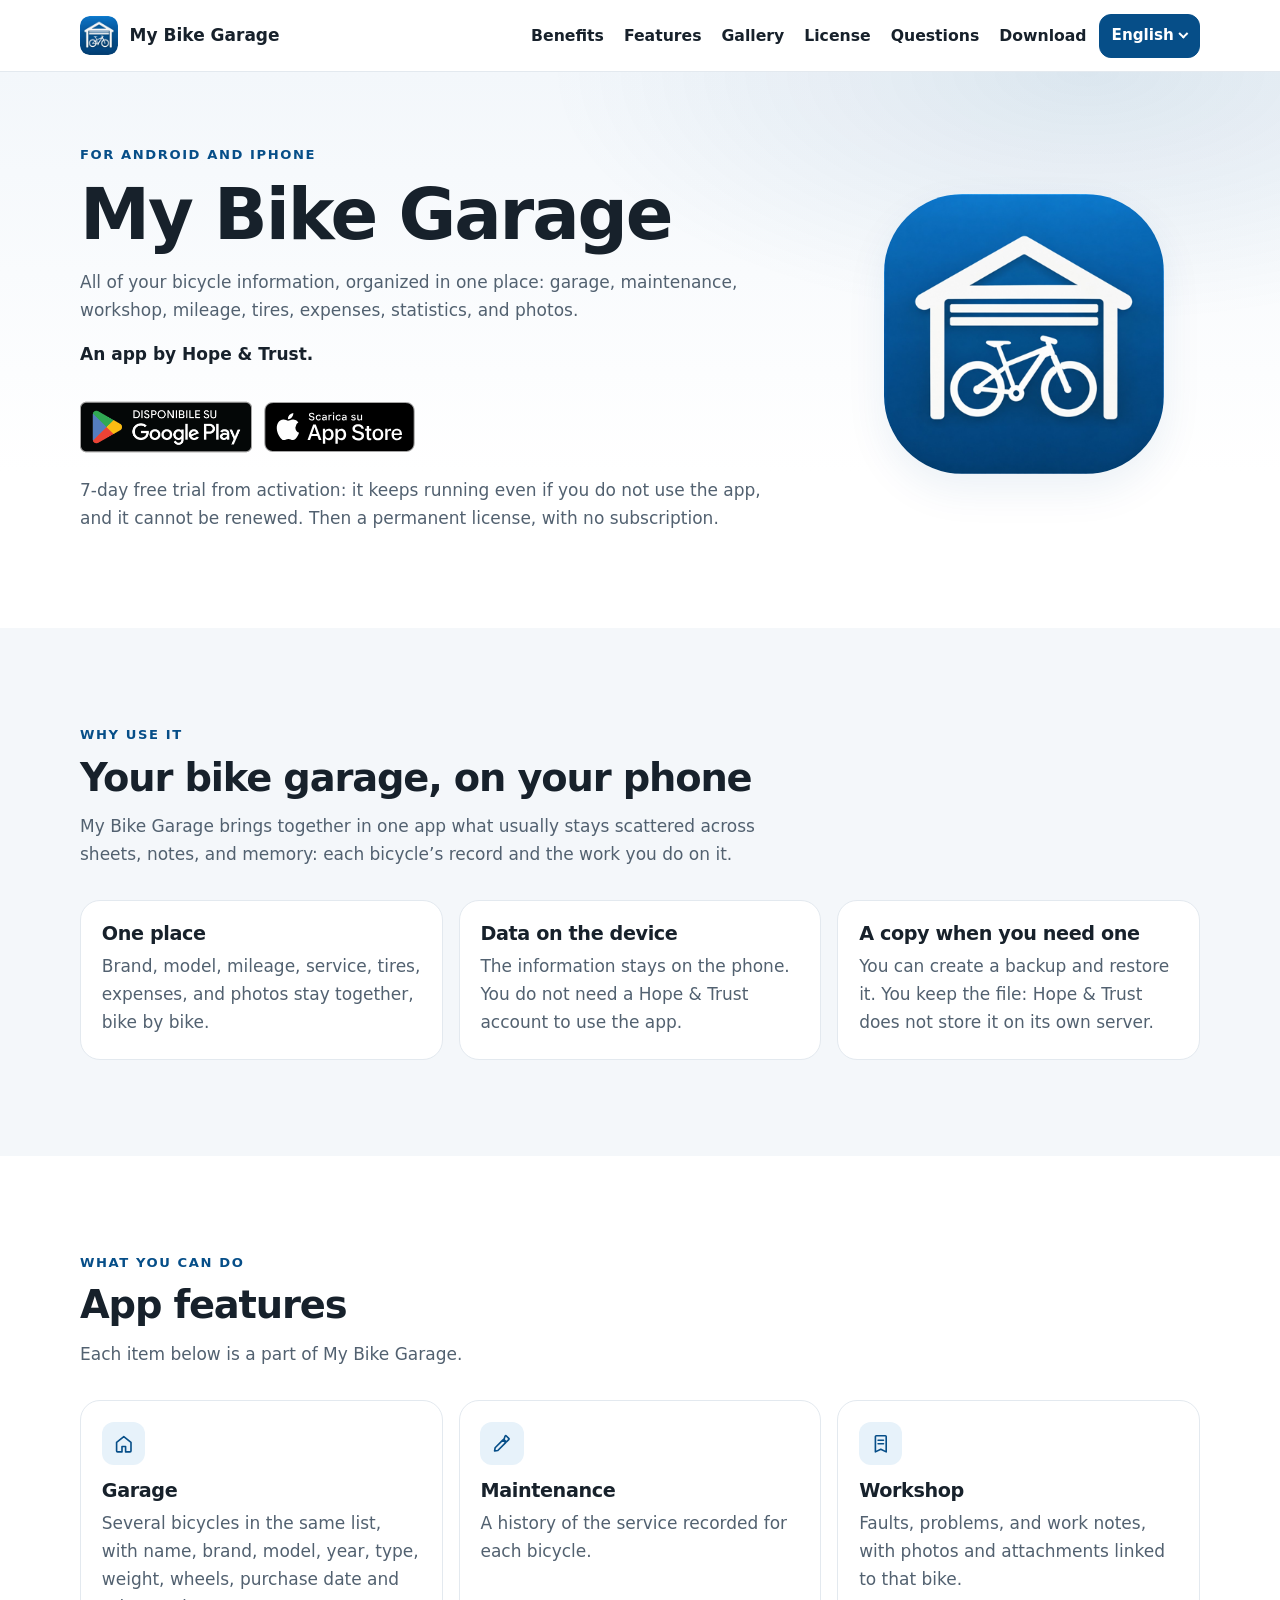
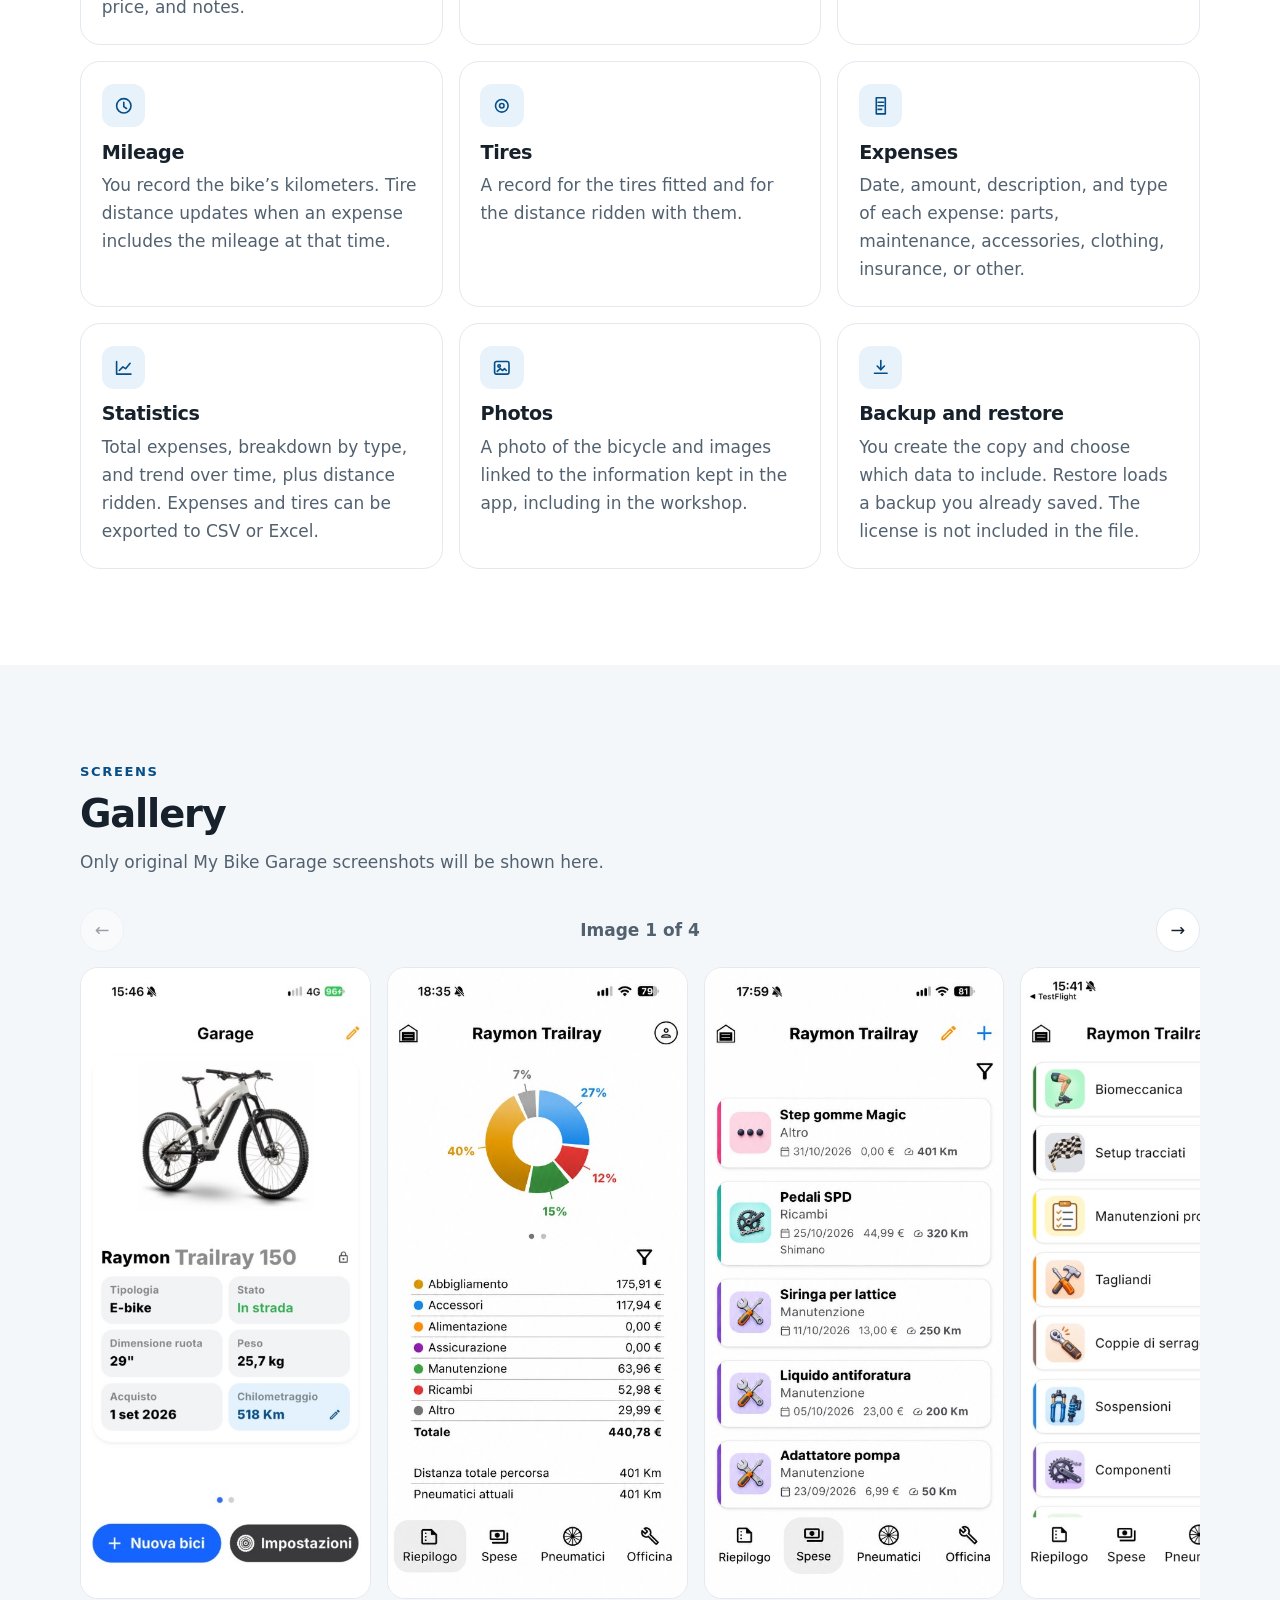
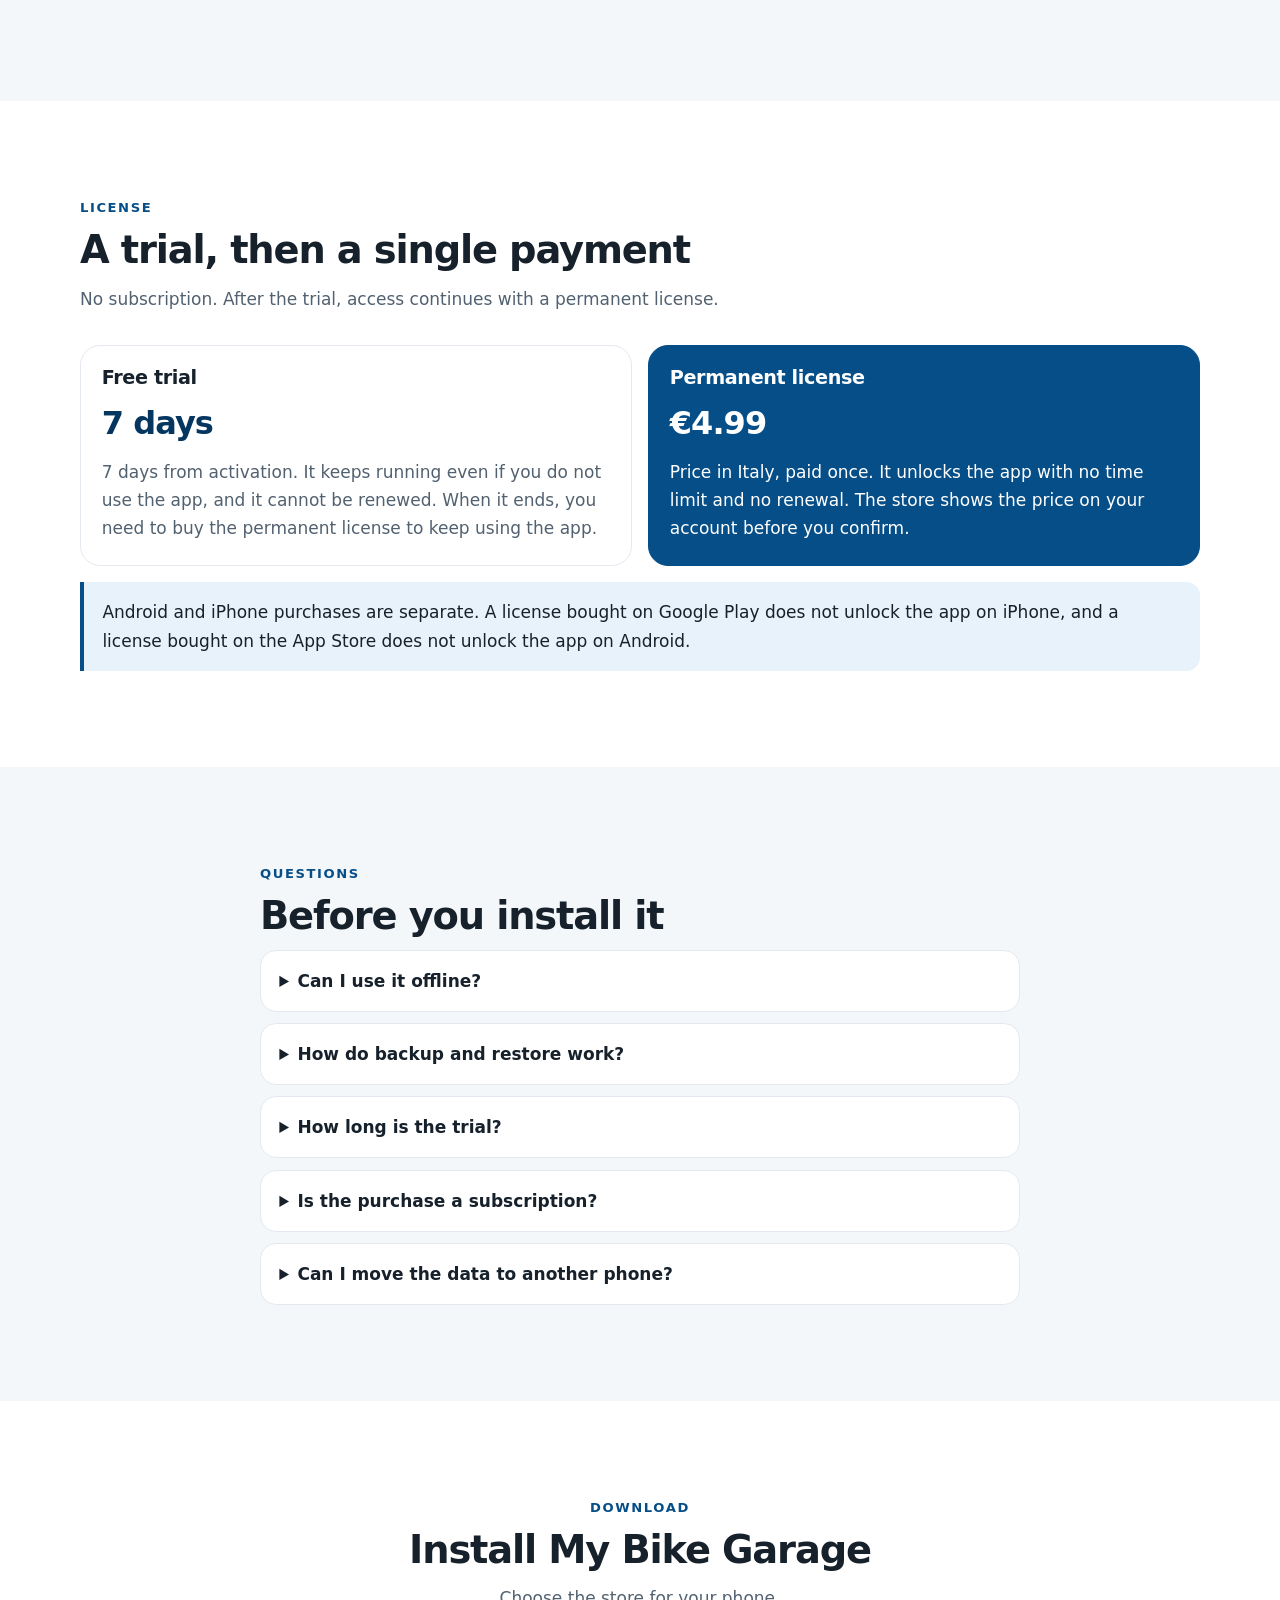
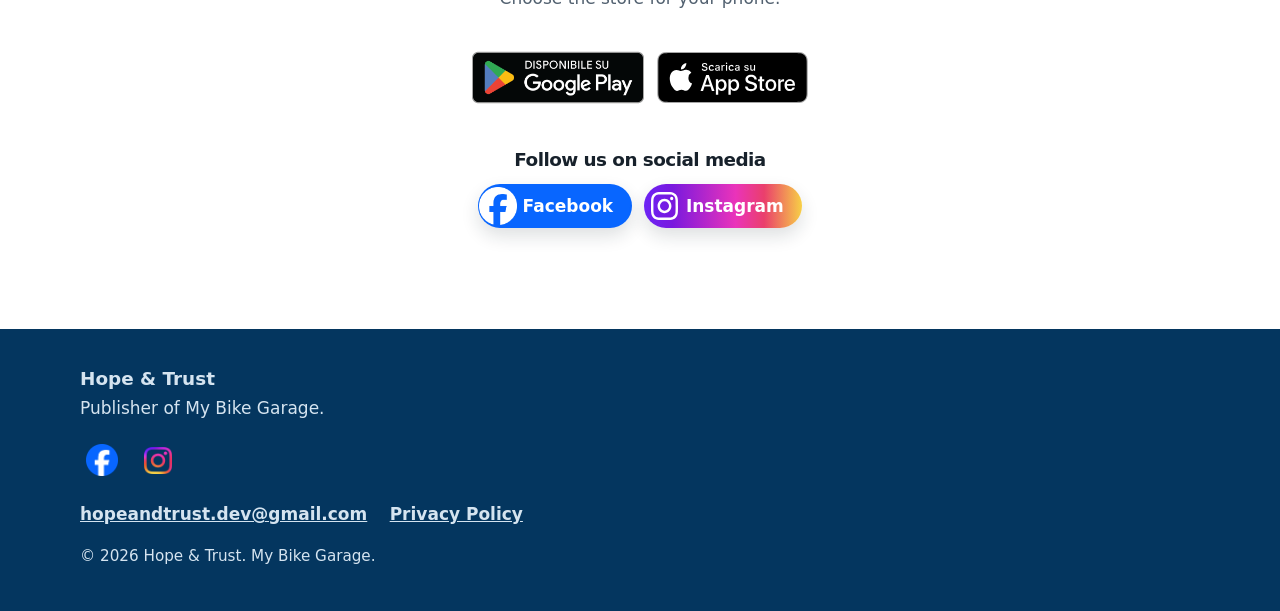
<file: index.html>
<!DOCTYPE html>
<html lang="it">
<head>
  <meta charset="UTF-8">
  <meta name="viewport" content="width=device-width, initial-scale=1">
  <title>My Bike Garage | Hope &amp; Trust</title>
  <meta name="description" content="App di Hope &amp; Trust per Android e iPhone. Organizza garage, manutenzioni, officina, chilometraggi, pneumatici, spese, statistiche e fotografie delle tue biciclette.">
  <meta name="theme-color" content="#064e88">
  <meta name="color-scheme" content="light">
  <meta name="robots" content="index, follow">
  <meta property="og:type" content="website">
  <meta property="og:locale" content="it_IT">
  <meta property="og:title" content="My Bike Garage | Hope &amp; Trust">
  <meta property="og:description" content="Tutte le informazioni delle tue biciclette in un unico posto. App per Android e iPhone, con licenza permanente e senza abbonamento.">
  <meta name="twitter:card" content="summary">
  <meta name="twitter:title" content="My Bike Garage | Hope &amp; Trust">
  <meta name="twitter:description" content="Garage, manutenzioni, officina, chilometri, pneumatici, spese e fotografie delle tue biciclette.">
  <link rel="icon" href="assets/images/favicon-32.png" type="image/png" sizes="32x32">
  <link rel="icon" href="assets/images/favicon-16.png" type="image/png" sizes="16x16">
  <link rel="apple-touch-icon" href="assets/images/apple-touch-icon.png">
  <link rel="stylesheet" href="styles.css?v=20261120">
  <script id="app-jsonld" type="application/ld+json">
  {
    "@context": "https://schema.org",
    "@type": "SoftwareApplication",
    "name": "My Bike Garage",
    "applicationCategory": "LifestyleApplication",
    "operatingSystem": "Android, iOS",
    "description": "Organizza in un unico posto le informazioni delle tue biciclette: garage, manutenzioni, officina, chilometraggi, pneumatici, spese, statistiche e fotografie.",
    "downloadUrl": "https://play.google.com/store/apps/details?id=com.hopeandtrust.mybikegarage",
    "offers": {
      "@type": "Offer",
      "price": "4.99",
      "priceCurrency": "EUR",
      "description": "Licenza permanente, pagamento unico, prezzo in Italia. Gli acquisti su Google Play e sull'App Store sono separati."
    },
    "author": {
      "@type": "Organization",
      "name": "Hope & Trust",
      "email": "hopeandtrust.dev@gmail.com"
    }
  }
  </script>
</head>
<body>
  <a class="skip" href="#contenuto" data-i18n="a11y.skip">Vai al contenuto</a>

  <header class="site-header">
    <div class="wrap header-bar">
      <a class="brand" href="#inizio">
        <img src="assets/images/logo.png" width="384" height="384" alt="">
        <span>My Bike Garage</span>
      </a>
      <div class="header-end">
        <button type="button" class="nav-toggle" aria-expanded="false" aria-controls="menu">
          <span class="visually-hidden" data-open-label="Apri il menu" data-close-label="Chiudi il menu">Apri il menu</span>
          <span class="nav-bars" aria-hidden="true"></span>
        </button>
        <nav id="menu" class="nav-menu" data-i18n-aria="nav.aria" aria-label="Sezioni della pagina">
          <a href="#vantaggi" data-i18n="nav.benefits">Vantaggi</a>
          <a href="#funzioni" data-i18n="nav.features">Funzioni</a>
          <a href="#galleria" data-i18n="nav.gallery">Galleria</a>
          <a href="#licenza" data-i18n="nav.license">Licenza</a>
          <a href="#domande" data-i18n="nav.faq">Domande</a>
          <a href="#scarica" data-i18n="nav.download">Scarica</a>
        </nav>
        <div class="lang-switch">
          <button type="button" class="lang-toggle" id="lang-toggle" aria-expanded="false" aria-controls="lang-list" aria-haspopup="true">
            <span class="visually-hidden" id="lang-label" data-i18n="lang.choose">Lingua</span>
            <span class="lang-current" lang="it">Italiano</span>
            <span class="lang-caret" aria-hidden="true"></span>
          </button>
          <ul id="lang-list" class="lang-list" role="menu" aria-labelledby="lang-label" hidden>
            <li role="none"><button type="button" role="menuitemradio" data-set-lang="it" lang="it" aria-checked="true">Italiano</button></li>
            <li role="none"><button type="button" role="menuitemradio" data-set-lang="en" lang="en" aria-checked="false">English</button></li>
            <li role="none"><button type="button" role="menuitemradio" data-set-lang="de" lang="de" aria-checked="false">Deutsch</button></li>
            <li role="none"><button type="button" role="menuitemradio" data-set-lang="es" lang="es" aria-checked="false">Español</button></li>
            <li role="none"><button type="button" role="menuitemradio" data-set-lang="fr" lang="fr" aria-checked="false">Français</button></li>
            <li role="none"><button type="button" role="menuitemradio" data-set-lang="pt" lang="pt" aria-checked="false">Português</button></li>
          </ul>
        </div>
      </div>
    </div>
  </header>

  <main id="contenuto">
    <section class="hero" id="inizio">
      <div class="wrap hero-grid">
        <div class="hero-copy">
          <p class="eyebrow" data-i18n="hero.eyebrow">Per Android e iPhone</p>
          <h1>My Bike Garage</h1>
          <p class="lead" data-i18n="hero.lead">Tutte le informazioni delle tue biciclette, organizzate in un unico posto: garage, manutenzioni, officina, chilometraggi, pneumatici, spese, statistiche e fotografie.</p>
          <p class="byline" data-i18n="hero.byline">Un’applicazione di Hope &amp; Trust.</p>
          <div class="store-row">
            <a class="store" data-store="google" href="https://play.google.com/store/apps/details?id=com.hopeandtrust.mybikegarage" target="_blank" rel="noopener noreferrer">
              <img src="assets/images/badges/google-play-it.png" width="646" height="250" alt="Disponibile su Google Play" data-i18n-alt="store.googleAlt">
              <span class="visually-hidden" data-i18n="a11y.newTab"> (si apre in una nuova scheda)</span>
            </a>
            <a class="store" data-store="apple" href="https://apps.apple.com/it/app/my-bike-garage/id6819202381" target="_blank" rel="noopener noreferrer">
              <img src="assets/images/badges/app-store-it.svg" width="120" height="40" alt="Scarica su App Store" data-i18n-alt="store.appleAlt">
              <span class="visually-hidden" data-i18n="a11y.newTab"> (si apre in una nuova scheda)</span>
            </a>
          </div>
          <p class="hero-note" data-i18n="hero.note">Prova gratuita di 7 giorni dall’attivazione: continua anche se non usi l’app e non è rinnovabile. Poi licenza permanente, senza abbonamento.</p>
        </div>
        <div class="hero-mark">
          <img src="assets/images/logo.png" width="384" height="384" alt="" fetchpriority="high">
        </div>
      </div>
    </section>

    <section class="band" id="vantaggi">
      <div class="wrap">
        <p class="eyebrow" data-i18n="why.eyebrow">Perché usarla</p>
        <h2 data-i18n="why.title">Il garage delle tue bici, sul telefono</h2>
        <p class="section-lead" data-i18n="why.lead">My Bike Garage riunisce in una sola app ciò che di solito resta sparso tra fogli, note e memoria: la scheda di ogni bicicletta e il lavoro che ci fai sopra.</p>
        <div class="cards cards-3">
          <article class="card">
            <h3 data-i18n="why.place.title">Un unico posto</h3>
            <p data-i18n="why.place.text">Marca, modello, chilometri, interventi, pneumatici, spese e fotografie stanno insieme, bici per bici.</p>
          </article>
          <article class="card">
            <h3 data-i18n="why.device.title">Dati sul dispositivo</h3>
            <p data-i18n="why.device.text">Le informazioni restano sul telefono. Non serve un account Hope &amp; Trust per usare l’app.</p>
          </article>
          <article class="card">
            <h3 data-i18n="why.backup.title">Una copia quando serve</h3>
            <p data-i18n="why.backup.text">Puoi creare un backup e ripristinarlo. Il file lo conservi tu: Hope &amp; Trust non lo tiene su un proprio server.</p>
          </article>
        </div>
      </div>
    </section>

    <section id="funzioni">
      <div class="wrap">
        <p class="eyebrow" data-i18n="feat.eyebrow">Cosa puoi fare</p>
        <h2 data-i18n="feat.title">Le funzioni dell’app</h2>
        <p class="section-lead" data-i18n="feat.lead">Ogni voce qui sotto è una parte di My Bike Garage.</p>
        <div class="cards">
          <article class="card">
            <div class="icon" aria-hidden="true">
              <svg viewBox="0 0 24 24"><path d="M4 10.5 12 4l8 6.5V20a1 1 0 0 1-1 1h-5v-6H10v6H5a1 1 0 0 1-1-1z"/></svg>
            </div>
            <h3 data-i18n="feat.garage.title">Garage</h3>
            <p data-i18n="feat.garage.text">Più biciclette nello stesso elenco, con nome, marca, modello, anno, tipologia, peso, ruote, data e prezzo di acquisto, note.</p>
          </article>
          <article class="card">
            <div class="icon" aria-hidden="true">
              <svg viewBox="0 0 24 24"><path d="M14.7 6.3a1 1 0 0 0 0 1.4l1.6 1.6a1 1 0 0 0 1.4 0l2-2a1 1 0 0 0 0-1.4L17.1 3.3a1 1 0 0 0-1.4 0zM13.3 7.7 4.6 16.4 4 20l3.6-.6 8.7-8.7z"/></svg>
            </div>
            <h3 data-i18n="feat.maint.title">Manutenzioni</h3>
            <p data-i18n="feat.maint.text">Uno storico degli interventi registrati su ciascuna bicicletta.</p>
          </article>
          <article class="card">
            <div class="icon" aria-hidden="true">
              <svg viewBox="0 0 24 24"><path d="M7 3h10a1 1 0 0 1 1 1v17l-6-3-6 3V4a1 1 0 0 1 1-1z"/><path d="M9 8h6M9 12h6"/></svg>
            </div>
            <h3 data-i18n="feat.workshop.title">Officina</h3>
            <p data-i18n="feat.workshop.text">Guasti, problemi e note di lavoro, con fotografie e allegati collegati a quella bici.</p>
          </article>
          <article class="card">
            <div class="icon" aria-hidden="true">
              <svg viewBox="0 0 24 24"><circle cx="12" cy="12" r="8"/><path d="M12 8v5l3 2"/></svg>
            </div>
            <h3 data-i18n="feat.distance.title">Chilometraggi</h3>
            <p data-i18n="feat.distance.text">Annoti i chilometri della bici. La distanza degli pneumatici si aggiorna quando una spesa riporta il chilometraggio del momento.</p>
          </article>
          <article class="card">
            <div class="icon" aria-hidden="true">
              <svg viewBox="0 0 24 24"><circle cx="12" cy="12" r="7"/><circle cx="12" cy="12" r="2.5"/></svg>
            </div>
            <h3 data-i18n="feat.tires.title">Pneumatici</h3>
            <p data-i18n="feat.tires.text">Una scheda per i copertoni montati e per la distanza percorsa con quelli.</p>
          </article>
          <article class="card">
            <div class="icon" aria-hidden="true">
              <svg viewBox="0 0 24 24"><path d="M7 3h10v18H7z"/><path d="M9 8h6M9 12h6M9 16h4"/></svg>
            </div>
            <h3 data-i18n="feat.expenses.title">Spese</h3>
            <p data-i18n="feat.expenses.text">Data, importo, descrizione e tipologia di ogni spesa: ricambi, manutenzione, accessori, abbigliamento, assicurazione o altro.</p>
          </article>
          <article class="card">
            <div class="icon" aria-hidden="true">
              <svg viewBox="0 0 24 24"><path d="M4 19V5M4 19h16"/><path d="M7 15l4-4 3 2 5-6"/></svg>
            </div>
            <h3 data-i18n="feat.stats.title">Statistiche</h3>
            <p data-i18n="feat.stats.text">Totale spese, suddivisione per tipologia e andamento nel tempo, più la distanza percorsa. Spese e pneumatici si possono esportare in CSV o Excel.</p>
          </article>
          <article class="card">
            <div class="icon" aria-hidden="true">
              <svg viewBox="0 0 24 24"><rect x="4" y="5" width="16" height="14" rx="2"/><circle cx="9" cy="10" r="1.4"/><path d="m7 16 3.2-3.2L13 15l2-2 2 2"/></svg>
            </div>
            <h3 data-i18n="feat.photos.title">Fotografie</h3>
            <p data-i18n="feat.photos.text">Una foto della bicicletta e immagini associate alle informazioni gestite nell’app, anche in officina.</p>
          </article>
          <article class="card">
            <div class="icon" aria-hidden="true">
              <svg viewBox="0 0 24 24"><path d="M12 4v10"/><path d="m8 10 4 4 4-4"/><path d="M5 18h14"/></svg>
            </div>
            <h3 data-i18n="feat.backup.title">Backup e ripristino</h3>
            <p data-i18n="feat.backup.text">Crei tu la copia e scegli quali dati includere. Dal ripristino ricarichi un backup già salvato. La licenza non entra nel file.</p>
          </article>
        </div>
      </div>
    </section>

    <section class="band" id="galleria">
      <div class="wrap">
        <p class="eyebrow" data-i18n="gallery.eyebrow">Schermate</p>
        <h2 data-i18n="gallery.title">Galleria</h2>
        <p class="section-lead" data-i18n="gallery.lead">Qui saranno mostrati solo screenshot originali di My Bike Garage.</p>
        <div id="gallery-empty" class="gallery-empty">
          <p data-i18n="gallery.empty">Le schermate dell’app non sono ancora state pubblicate in questa pagina.</p>
        </div>
        <div id="gallery" class="gallery" hidden>
          <div class="gallery-toolbar">
            <button type="button" class="round" data-gallery="prev">
              <span aria-hidden="true">←</span>
              <span class="visually-hidden" data-i18n="gallery.prev">Screenshot precedente</span>
            </button>
            <p class="gallery-count" aria-live="polite"></p>
            <button type="button" class="round" data-gallery="next">
              <span aria-hidden="true">→</span>
              <span class="visually-hidden" data-i18n="gallery.next">Screenshot successivo</span>
            </button>
          </div>
          <div class="gallery-track" tabindex="0" data-i18n-aria="gallery.track" aria-label="Screenshot di My Bike Garage"></div>
        </div>
      </div>
    </section>

    <section id="licenza">
      <div class="wrap">
        <p class="eyebrow" data-i18n="license.eyebrow">Licenza</p>
        <h2 data-i18n="license.title">Prova, poi un solo pagamento</h2>
        <p class="section-lead" data-i18n="license.lead">Niente abbonamento. Dopo la prova, l’accesso continua con una licenza permanente.</p>
        <div class="cards cards-2">
          <article class="card price-card">
            <h3 data-i18n="license.trial.title">Prova gratuita</h3>
            <p class="price" data-i18n="license.trial.price">7 giorni</p>
            <p data-i18n="license.trial.text">7 giorni dall’attivazione. Continua anche se non usi l’app e non può essere rinnovata. Al termine, per continuare a usare l’app è necessario acquistare la licenza permanente.</p>
          </article>
          <article class="card price-card price-card-main">
            <h3 data-i18n="license.full.title">Licenza permanente</h3>
            <p class="price" data-i18n="license.full.price">4,99 €</p>
            <p data-i18n="license.full.text">Prezzo in Italia, una volta sola. Sblocca l’app senza limite di tempo e senza rinnovo. Lo store mostra il prezzo nel tuo account prima della conferma.</p>
          </article>
        </div>
        <p class="callout" data-i18n="license.callout">Gli acquisti Android e iPhone sono separati. Una licenza comprata su Google Play non sblocca l’app su iPhone, e una licenza comprata sull’App Store non sblocca l’app su Android.</p>
      </div>
    </section>

    <section class="band" id="domande">
      <div class="wrap narrow">
        <p class="eyebrow" data-i18n="faq.eyebrow">Domande</p>
        <h2 data-i18n="faq.title">Prima di installarla</h2>
        <div class="faq">
          <details>
            <summary data-i18n="faq.offline.q">Si può usare senza connessione?</summary>
            <p data-i18n="faq.offline.a">I dati delle biciclette restano sul dispositivo e non serve un account Hope &amp; Trust. Una connessione serve per aggiornare i tassi di cambio tra euro, dollaro e sterlina, e per acquistare o ripristinare la licenza nello store.</p>
          </details>
          <details>
            <summary data-i18n="faq.backup.q">Come funzionano backup e ripristino?</summary>
            <p data-i18n="faq.backup.a">Il backup lo avvii tu. Scegli quali categorie includere: impostazioni, biciclette, fotografie, manutenzioni, spese, pneumatici, officina e altri dati inseriti. Su Android indichi la cartella di destinazione, anche un cloud già presente sul telefono. Hope &amp; Trust non conserva questi file su un proprio server. Dalla schermata di ripristino ricarichi una copia già salvata. La licenza non viene copiata nel file.</p>
          </details>
          <details>
            <summary data-i18n="faq.trial.q">Quanto dura la prova?</summary>
            <p data-i18n="faq.trial.a">La prova dura 7 giorni dall’attivazione e scade anche se non usi l’app durante questo periodo. Al termine non può essere rinnovata: per continuare a usare l’app è necessario acquistare la licenza permanente.</p>
          </details>
          <details>
            <summary data-i18n="faq.sub.q">L’acquisto è un abbonamento?</summary>
            <p data-i18n="faq.sub.a">No. È un pagamento unico. In Italia la licenza permanente costa 4,99 €. Non c’è un canone periodico. Il prezzo che lo store mostra prima della conferma è quello valido per il tuo account.</p>
          </details>
          <details>
            <summary data-i18n="faq.move.q">Posso spostare i dati su un altro telefono?</summary>
            <p data-i18n="faq.move.a">I dati si trasferiscono creando un backup e ripristinandolo sull’altro dispositivo. La licenza non è dentro quel file. Sul nuovo telefono, con lo stesso account dello store, usa «Ripristina acquisto». Un acquisto Google Play vale per Android; un acquisto App Store vale per iPhone. Non si trasferiscono da uno store all’altro.</p>
          </details>
        </div>
      </div>
    </section>

    <section id="scarica">
      <div class="wrap download">
        <p class="eyebrow" data-i18n="download.eyebrow">Download</p>
        <h2 data-i18n="download.title">Installa My Bike Garage</h2>
        <p class="section-lead" data-download-note data-i18n="download.note">Scegli lo store del tuo telefono.</p>
        <div class="store-row store-row-center">
          <a class="store" data-store="google" href="https://play.google.com/store/apps/details?id=com.hopeandtrust.mybikegarage" target="_blank" rel="noopener noreferrer">
            <img src="assets/images/badges/google-play-it.png" width="646" height="250" alt="Disponibile su Google Play" data-i18n-alt="store.googleAlt">
            <span class="visually-hidden" data-i18n="a11y.newTab"> (si apre in una nuova scheda)</span>
          </a>
          <a class="store" data-store="apple" href="https://apps.apple.com/it/app/my-bike-garage/id6819202381" target="_blank" rel="noopener noreferrer">
            <img src="assets/images/badges/app-store-it.svg" width="120" height="40" alt="Scarica su App Store" data-i18n-alt="store.appleAlt">
            <span class="visually-hidden" data-i18n="a11y.newTab"> (si apre in una nuova scheda)</span>
          </a>
        </div>
        <div class="social-follow">
          <h2 data-i18n="social.title">Seguici anche sui social</h2>
          <ul class="social-links">
            <li>
              <a data-social="facebook" href="https://www.facebook.com/profile.php?id=61595005487599" target="_blank" rel="noopener noreferrer">
                <img src="assets/images/badges/facebook-logo-secondary.png" width="2084" height="2084" alt="">
                Facebook
                <span class="visually-hidden" data-i18n="a11y.newTab"> (si apre in una nuova scheda)</span>
              </a>
            </li>
            <li>
              <a data-social="instagram" href="https://www.instagram.com/mybikegarageapp/" target="_blank" rel="noopener noreferrer">
                <img src="assets/images/badges/instagram-glyph-white.svg" width="1000" height="1000" alt="">
                Instagram
                <span class="visually-hidden" data-i18n="a11y.newTab"> (si apre in una nuova scheda)</span>
              </a>
            </li>
          </ul>
        </div>
      </div>
    </section>
  </main>

  <footer class="site-footer">
    <div class="wrap footer-grid">
      <div>
        <p class="footer-name">Hope &amp; Trust</p>
        <p data-i18n="footer.role">Editore di My Bike Garage.</p>
      </div>
      <ul class="footer-social">
        <li>
          <a data-social="facebook" href="https://www.facebook.com/profile.php?id=61595005487599" target="_blank" rel="noopener noreferrer">
            <img src="assets/images/badges/facebook-logo-primary.png" width="2084" height="2084" alt="">
            <span class="visually-hidden" data-i18n="a11y.facebook">Facebook di My Bike Garage (si apre in una nuova scheda)</span>
          </a>
        </li>
        <li>
          <a data-social="instagram" href="https://www.instagram.com/mybikegarageapp/" target="_blank" rel="noopener noreferrer">
            <img src="assets/images/badges/instagram-glyph-gradient.png" width="256" height="256" alt="">
            <span class="visually-hidden" data-i18n="a11y.instagram">Instagram di My Bike Garage (si apre in una nuova scheda)</span>
          </a>
        </li>
      </ul>
      <ul class="footer-links">
        <li><a data-contact="email" href="mailto:hopeandtrust.dev@gmail.com">hopeandtrust.dev@gmail.com</a></li>
        <li>
          <a data-contact="privacy" href="https://rraymon150.github.io/my-bike-garage-privacy/" target="_blank" rel="noopener noreferrer">
            <span data-i18n="footer.privacy">Privacy Policy</span>
            <span class="visually-hidden" data-i18n="a11y.newTab"> (si apre in una nuova scheda)</span>
          </a>
        </li>
      </ul>
      <p class="legal">© 2026 Hope &amp; Trust. My Bike Garage.</p>
    </div>
  </footer>

  <dialog id="lightbox" data-i18n-aria="lightbox.label" aria-label="Screenshot ingrandito">
    <button type="button" class="lightbox-close" data-lightbox="close" data-i18n="lightbox.close">Chiudi</button>
    <img alt="">
  </dialog>

  <script src="i18n.js?v=20261123"></script>
  <script src="site-config.js?v=20261120"></script>
  <script src="script.js?v=20261120"></script>
</body>
</html>
</file>
<file: styles.css>
:root {
  --blue: #064e88;
  --blue-dark: #04365f;
  --blue-soft: #e7f2fa;
  --ink: #17212b;
  --muted: #526170;
  --line: #e3e9ef;
  --paper: #ffffff;
  --mist: #f4f7fa;
  --shadow: 0 16px 40px rgba(6, 78, 136, 0.08);
  --radius: 20px;
  --header: 4.5rem;
  --max: 1120px;
  --content: 68ch;
}

*,
*::before,
*::after {
  box-sizing: border-box;
}

html {
  scroll-behavior: smooth;
}

body {
  margin: 0;
  color: var(--ink);
  background: var(--paper);
  font-family: Inter, ui-sans-serif, system-ui, -apple-system, "Segoe UI", Roboto, "Helvetica Neue", Arial, sans-serif;
  font-size: 1.0625rem;
  line-height: 1.65;
}

img {
  max-width: 100%;
  height: auto;
}

a {
  color: var(--blue);
}

a:hover {
  color: var(--blue-dark);
}

h1,
h2,
h3,
p {
  margin-top: 0;
}

h1,
h2,
h3 {
  line-height: 1.15;
  letter-spacing: -0.03em;
}

h1 {
  margin-bottom: 0.75rem;
  font-size: clamp(2.6rem, 6vw, 4.4rem);
  font-weight: 700;
}

h2 {
  margin-bottom: 0.75rem;
  font-size: clamp(1.8rem, 3vw, 2.5rem);
  font-weight: 700;
}

h3 {
  margin-bottom: 0.45rem;
  font-size: 1.2rem;
  letter-spacing: -0.02em;
}

p {
  margin-bottom: 0;
}

code {
  font-family: ui-monospace, SFMono-Regular, Menlo, Consolas, monospace;
  font-size: 0.92em;
}

.skip {
  position: absolute;
  left: 1rem;
  top: -4rem;
  z-index: 40;
  padding: 0.6rem 0.9rem;
  border-radius: 10px;
  background: var(--blue);
  color: white;
  text-decoration: none;
}

.skip:focus {
  top: 1rem;
}

.visually-hidden {
  position: absolute;
  width: 1px;
  height: 1px;
  padding: 0;
  margin: -1px;
  overflow: hidden;
  clip: rect(0, 0, 0, 0);
  white-space: nowrap;
  border: 0;
}

:focus-visible {
  outline: 3px solid #10283d;
  outline-offset: 3px;
}

.wrap {
  width: min(var(--max), calc(100% - 2.5rem));
  margin-inline: auto;
}

.narrow {
  width: min(760px, calc(100% - 2.5rem));
}

section {
  scroll-margin-top: calc(var(--header) + 1rem);
  padding: clamp(3.5rem, 8vw, 6rem) 0;
}

.band {
  background: var(--mist);
}

.eyebrow {
  margin-bottom: 0.6rem;
  color: var(--blue);
  font-size: 0.82rem;
  font-weight: 700;
  letter-spacing: 0.12em;
  text-transform: uppercase;
}

.section-lead,
.lead {
  max-width: var(--content);
  color: var(--muted);
}

.section-lead {
  margin-bottom: 2rem;
}

.site-header {
  position: sticky;
  top: 0;
  z-index: 20;
  height: var(--header);
  background: rgba(255, 255, 255, 0.94);
  border-bottom: 1px solid var(--line);
  backdrop-filter: blur(12px);
}

.header-bar {
  display: flex;
  align-items: center;
  justify-content: space-between;
  height: 100%;
  gap: 1rem;
}

.header-end {
  display: flex;
  align-items: center;
  gap: 0.75rem;
  margin-left: auto;
}

.brand {
  display: inline-flex;
  align-items: center;
  gap: 0.7rem;
  min-width: 0;
  color: var(--ink);
  font-weight: 700;
  text-decoration: none;
}

.brand span {
  white-space: nowrap;
}

.brand img {
  width: 2.4rem;
  height: 2.4rem;
  border-radius: 0.6rem;
}

.nav-toggle {
  display: none;
  width: 2.75rem;
  height: 2.75rem;
  padding: 0;
  border: 1px solid var(--line);
  border-radius: 12px;
  background: white;
  cursor: pointer;
}

.nav-bars,
.nav-bars::before,
.nav-bars::after {
  display: block;
  width: 1.1rem;
  height: 2px;
  margin-inline: auto;
  background: var(--ink);
  border-radius: 2px;
}

.nav-bars {
  position: relative;
}

.nav-bars::before,
.nav-bars::after {
  content: "";
  position: absolute;
  left: 0;
}

.nav-bars::before {
  top: -6px;
}

.nav-bars::after {
  top: 6px;
}

.nav-menu {
  display: flex;
  align-items: center;
  gap: 1.25rem;
}

.nav-menu a {
  color: var(--ink);
  font-size: 0.98rem;
  font-weight: 600;
  text-decoration: none;
}

.nav-menu a:hover {
  color: var(--blue);
}

.lang-switch {
  position: relative;
  flex: 0 0 auto;
}

.lang-toggle {
  display: inline-flex;
  align-items: center;
  gap: 0.4rem;
  max-width: 100%;
  min-height: 2.75rem;
  padding: 0.35rem 0.75rem;
  border: 1px solid var(--blue);
  border-radius: 12px;
  background: var(--blue);
  color: #fff;
  font: inherit;
  font-size: 0.95rem;
  font-weight: 700;
  white-space: nowrap;
  cursor: pointer;
}

.lang-toggle:hover,
.lang-toggle:focus,
.lang-toggle:active,
.lang-toggle[aria-expanded="true"] {
  background: var(--blue);
  border-color: var(--blue);
  color: #fff;
}

.lang-caret {
  width: 0.42rem;
  height: 0.42rem;
  border-right: 2px solid currentColor;
  border-bottom: 2px solid currentColor;
  transform: translateY(-0.12rem) rotate(45deg);
}

.lang-toggle[aria-expanded="true"] .lang-caret {
  transform: translateY(0.12rem) rotate(225deg);
}

.lang-list {
  position: absolute;
  top: calc(100% + 0.4rem);
  right: 0;
  z-index: 30;
  width: max-content;
  min-width: 11rem;
  max-width: calc(100vw - 1.5rem);
  margin: 0;
  padding: 0.35rem;
  list-style: none;
  background: white;
  border: 1px solid var(--line);
  border-radius: 14px;
  box-shadow: var(--shadow);
}

.lang-list[hidden] {
  display: none;
}

.lang-list button {
  display: block;
  width: 100%;
  min-height: 2.75rem;
  padding: 0.45rem 0.75rem;
  border: 0;
  border-radius: 10px;
  background: transparent;
  color: var(--ink);
  font: inherit;
  font-weight: 600;
  text-align: left;
  white-space: nowrap;
  cursor: pointer;
}

.lang-list button[aria-checked="true"] {
  background: var(--blue-soft);
  color: var(--blue-dark);
}

.lang-list button:hover {
  background: var(--mist);
}

.hero {
  padding-top: clamp(2.5rem, 6vw, 4.5rem);
  background:
    radial-gradient(900px 420px at 85% 0%, rgba(6, 78, 136, 0.1), transparent 60%),
    linear-gradient(180deg, #f3f7fb 0%, #ffffff 72%);
}

.hero-grid {
  display: grid;
  grid-template-columns: minmax(0, 1.4fr) minmax(220px, 0.7fr);
  align-items: center;
  gap: clamp(2rem, 5vw, 4rem);
}

.byline {
  margin-top: 1rem;
  font-weight: 600;
}

.hero-note {
  margin-top: 1rem;
  color: var(--muted);
}

.hero-mark {
  justify-self: center;
}

.hero-mark img {
  width: min(280px, 70vw);
  border-radius: 28%;
  box-shadow: var(--shadow);
}

.store-row {
  display: flex;
  flex-wrap: wrap;
  align-items: center;
  gap: 0.35rem 0.8rem;
  margin-top: 1.6rem;
}

.store-row-center {
  justify-content: center;
}

.store {
  display: inline-flex;
  align-items: center;
  padding: 0;
  border: 0;
  background: transparent;
  line-height: 0;
  text-decoration: none;
  cursor: pointer;
}

.store img {
  display: block;
  width: auto;
  max-width: 100%;
  height: 3.15rem;
  object-fit: contain;
}

.store[data-store="google"] img {
  height: 4.15rem;
}

a.store:hover {
  opacity: 0.86;
}

.store.is-disabled,
.store:disabled {
  opacity: 0.45;
  cursor: not-allowed;
}

.cards {
  display: grid;
  grid-template-columns: repeat(3, minmax(0, 1fr));
  gap: 1rem;
}

.cards-2 {
  grid-template-columns: repeat(2, minmax(0, 1fr));
}

.card {
  padding: 1.35rem 1.3rem 1.45rem;
  background: var(--paper);
  border: 1px solid var(--line);
  border-radius: var(--radius);
}

.band .card {
  background: white;
}

.icon {
  display: grid;
  place-items: center;
  width: 2.7rem;
  height: 2.7rem;
  margin-bottom: 0.9rem;
  border-radius: 12px;
  background: var(--blue-soft);
  color: var(--blue);
}

.icon svg {
  width: 1.35rem;
  height: 1.35rem;
  fill: none;
  stroke: currentColor;
  stroke-width: 1.8;
  stroke-linecap: round;
  stroke-linejoin: round;
}

.card p,
.faq p,
.callout,
.gallery-empty p,
.legal,
.site-footer p {
  color: var(--muted);
}

.price-card .price {
  margin-bottom: 0.55rem;
  color: var(--blue-dark);
  font-size: 2rem;
  font-weight: 700;
  letter-spacing: -0.03em;
}

.price-card-main {
  background: var(--blue);
  border-color: var(--blue);
}

.price-card-main h3,
.price-card-main .price,
.price-card-main p {
  color: white;
}

.callout {
  margin-top: 1rem;
  padding: 1rem 1.15rem;
  border-left: 4px solid var(--blue);
  border-radius: 0 14px 14px 0;
  background: var(--blue-soft);
  color: var(--ink);
}

.gallery-empty {
  padding: 1.4rem 1.3rem;
  border: 1px dashed #b7c6d4;
  border-radius: var(--radius);
  background: white;
}

.gallery-toolbar {
  display: flex;
  align-items: center;
  justify-content: space-between;
  gap: 1rem;
  margin-bottom: 0.9rem;
}

.gallery-count {
  margin: 0;
  color: var(--muted);
  font-weight: 600;
}

.round {
  width: 2.75rem;
  height: 2.75rem;
  border: 1px solid var(--line);
  border-radius: 999px;
  background: white;
  color: var(--ink);
  font: inherit;
  font-size: 1.1rem;
  cursor: pointer;
}

.round:disabled {
  opacity: 0.4;
  cursor: not-allowed;
}

.gallery-track {
  display: flex;
  gap: 1rem;
  overflow-x: auto;
  padding-bottom: 0.4rem;
  scroll-snap-type: x mandatory;
  scroll-padding-inline: 0.25rem;
}

.shot {
  display: block;
  flex: 0 0 auto;
  padding: 0;
  border: 1px solid var(--line);
  border-radius: 18px;
  background: white;
  cursor: zoom-in;
  scroll-snap-align: center;
}

.shot img {
  display: block;
  width: auto;
  max-width: min(320px, 78vw);
  max-height: 70vh;
  object-fit: contain;
  border-radius: 17px;
}

.faq {
  display: grid;
  gap: 0.7rem;
}

.faq details {
  border: 1px solid var(--line);
  border-radius: 16px;
  background: white;
}

.faq summary {
  padding: 1rem 1.15rem;
  font-weight: 700;
  cursor: pointer;
}

.faq details p {
  margin: 0;
  padding: 0 1.15rem 1.1rem;
}

.download {
  text-align: center;
}

.download .section-lead {
  margin-inline: auto;
}

.social-follow {
  margin-top: 2.4rem;
}

.social-follow h2 {
  margin-bottom: 0.85rem;
  font-size: 1.15rem;
}

.social-links,
.footer-social {
  display: flex;
  flex-wrap: wrap;
  gap: 0.75rem;
  margin: 0;
  padding: 0;
  list-style: none;
}

.social-links {
  justify-content: center;
}

.social-links a,
.footer-social a {
  display: inline-flex;
  align-items: center;
  justify-content: center;
  gap: 0.5rem;
  min-height: 2.75rem;
  text-decoration: none;
}

.social-links a {
  padding: 0.35rem 1.15rem 0.35rem 0.45rem;
  border: 0;
  border-radius: 999px;
  color: white;
  font-weight: 700;
  box-shadow: 0 8px 18px rgba(23, 33, 43, 0.14);
}

.social-links a[data-social="facebook"] {
  background: #0866FF;
}

.social-links a[data-social="instagram"] {
  background: linear-gradient(90deg, #6C24F5 0%, #7919DE 18%, #EA33BA 58%, #EA3F6C 76%, #F7D046 100%);
}

.social-links a:hover {
  color: white;
  filter: brightness(0.96);
}

.social-links img,
.footer-social img {
  display: block;
  width: 1.7rem;
  height: 1.7rem;
  object-fit: contain;
}

.social-links a[data-social="facebook"] img {
  width: 2.35rem;
  height: 2.35rem;
  margin: -0.35rem -0.15rem -0.35rem -0.35rem;
}

.footer-social a {
  width: 2.75rem;
  border: 0;
  background: transparent;
}

.footer-social a[data-social="facebook"] img {
  width: 2rem;
  height: 2rem;
}

.footer-social a:hover {
  opacity: 0.86;
}

.footer-social a:focus-visible {
  outline-color: white;
}

.site-footer {
  padding: 2.2rem 0 2.6rem;
  background: var(--blue-dark);
}

.footer-grid {
  display: grid;
  gap: 1rem;
}

.footer-name {
  color: white;
  font-size: 1.15rem;
  font-weight: 700;
}

.site-footer p,
.site-footer a {
  color: #d5e4f0;
}

.site-footer a {
  font-weight: 600;
}

.footer-links {
  display: flex;
  flex-wrap: wrap;
  gap: 0.8rem 1.4rem;
  margin: 0;
  padding: 0;
  list-style: none;
}

.legal {
  margin: 0;
  color: #b7c9d8;
  font-size: 0.95rem;
}

#lightbox {
  width: min(440px, calc(100vw - 2rem));
  padding: 0.8rem;
  border: 0;
  border-radius: 18px;
  background: white;
}

#lightbox::backdrop {
  background: rgba(16, 32, 48, 0.72);
}

#lightbox img {
  display: block;
  width: 100%;
  height: auto;
  border-radius: 12px;
}

.lightbox-close {
  margin-bottom: 0.6rem;
  padding: 0.4rem 0.75rem;
  border: 1px solid var(--line);
  border-radius: 999px;
  background: white;
  font: inherit;
  cursor: pointer;
}

@media (max-width: 900px) {
  .cards,
  .cards-3,
  .cards-2 {
    grid-template-columns: 1fr 1fr;
  }

  .hero-grid {
    grid-template-columns: 1fr;
  }

  .hero-mark {
    order: -1;
  }
}

@media (max-width: 900px) {
  .site-header .wrap {
    width: min(var(--max), calc(100% - 1.25rem));
  }

  .brand {
    flex: 1 1 auto;
  }

  .brand span {
    overflow: hidden;
    text-overflow: ellipsis;
  }

  .header-end {
    gap: 0.4rem;
  }

  .nav-toggle {
    display: inline-grid;
    place-items: center;
  }

  .nav-menu {
    display: none;
    position: absolute;
    top: calc(var(--header) - 1px);
    left: 0;
    right: 0;
    padding: 0.4rem 1.25rem 1rem;
    background: white;
    border-bottom: 1px solid var(--line);
    box-shadow: var(--shadow);
  }

  .nav-menu.is-open {
    display: grid;
  }

  .nav-menu a {
    padding: 0.8rem 0;
    border-top: 1px solid var(--line);
  }
}

@media (max-width: 760px) {
  .cards,
  .cards-3,
  .cards-2 {
    grid-template-columns: 1fr;
  }

  .store {
    width: auto;
    max-width: 100%;
  }
}

@media (prefers-reduced-motion: reduce) {
  html {
    scroll-behavior: auto;
  }

  *,
  *::before,
  *::after {
    animation: none !important;
    transition: none !important;
    scroll-behavior: auto !important;
  }
}

@media (prefers-reduced-motion: no-preference) {
  .card,
  .store,
  .round,
  .shot {
    transition: transform 160ms ease, background-color 160ms ease, border-color 160ms ease;
  }

  .card:hover {
    transform: translateY(-2px);
  }
}

@media print {
  .site-header,
  .store-row,
  .gallery-toolbar,
  .skip {
    display: none;
  }

  body,
  .band,
  .hero,
  .site-footer {
    background: white;
    color: black;
  }
}
</file>
